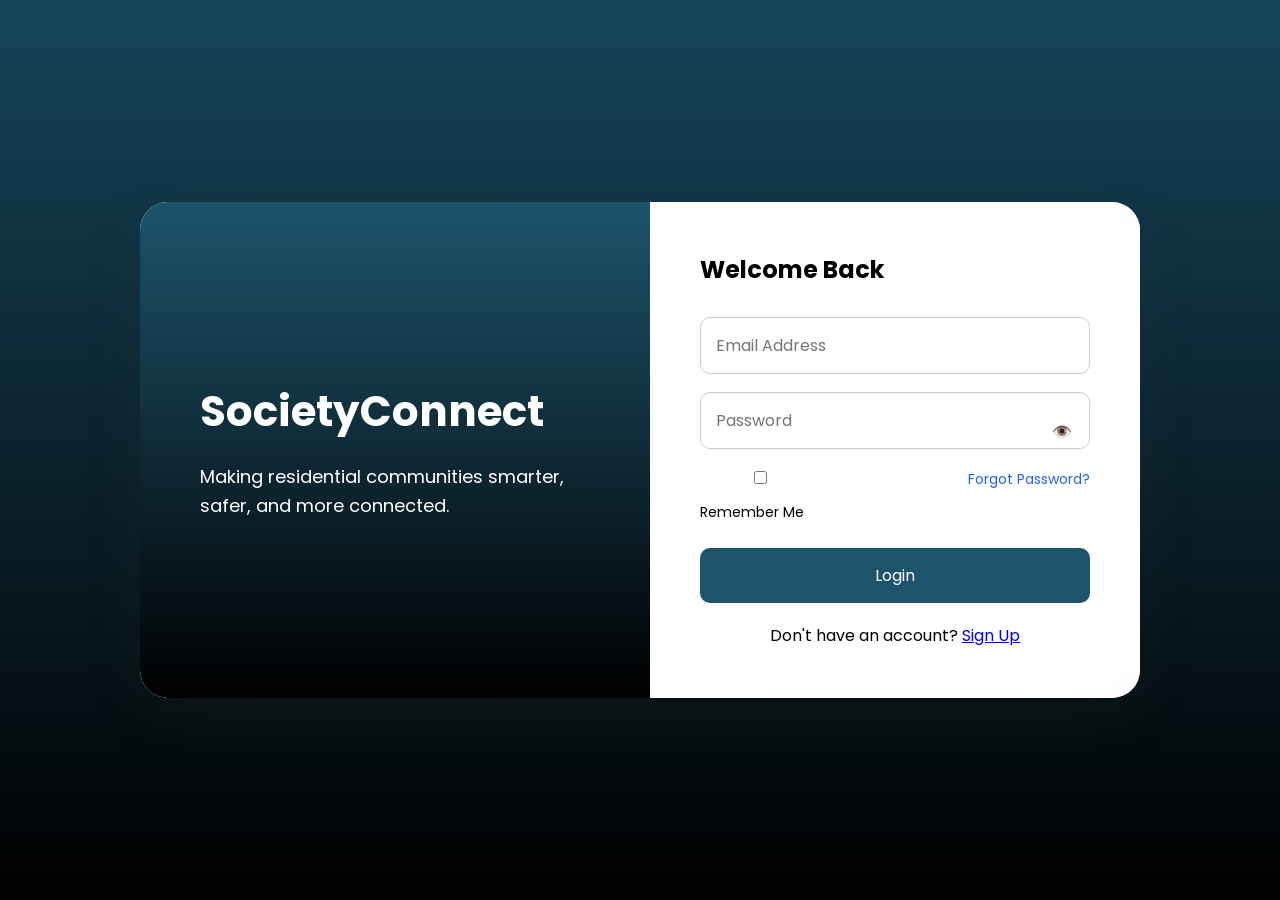
<file: pages/login.html>
<!DOCTYPE html>
<html lang="en">
<head>
    <meta charset="UTF-8">
    <meta name="viewport" content="width=device-width, initial-scale=1.0">
    <title>Login | SocietyConnect</title>
    <link rel="stylesheet" href="../assets/css/login.css">
    <link rel="preconnect" href="https://fonts.googleapis.com">

<link rel="preconnect" href="https://fonts.gstatic.com" crossorigin>

<link href="https://fonts.googleapis.com/css2?family=Poppins:wght@300;400;500;600;700&display=swap" rel="stylesheet">
</head>
<body>
    <div class="login-container">

    <div class="left-panel">
        <h1>SocietyConnect</h1>
        <p>Making residential communities smarter, safer, and more connected.</p>
    </div>

    <div class="right-panel">

        <form class="login-form">

            <h2>Welcome Back</h2>

            <input type="email" placeholder="Email Address" required>

            <div class="password-box">
    <input
        type="password"
        id="password"
        placeholder="Password"
        required
    >

    <span id="togglePassword">👁️</span>
</div> 

            <div class="options">
                <label>
                    <input type="checkbox">
                    Remember Me
                </label>

                <a href="#">Forgot Password?</a>
            </div>

            <button type="submit">Login</button>

            <p>
                Don't have an account?
                <a href="signup.html">Sign Up</a>
            </p>

        </form>

    </div>

</div>
<script src="../script.js"></script>
</body>
</html>
</file>
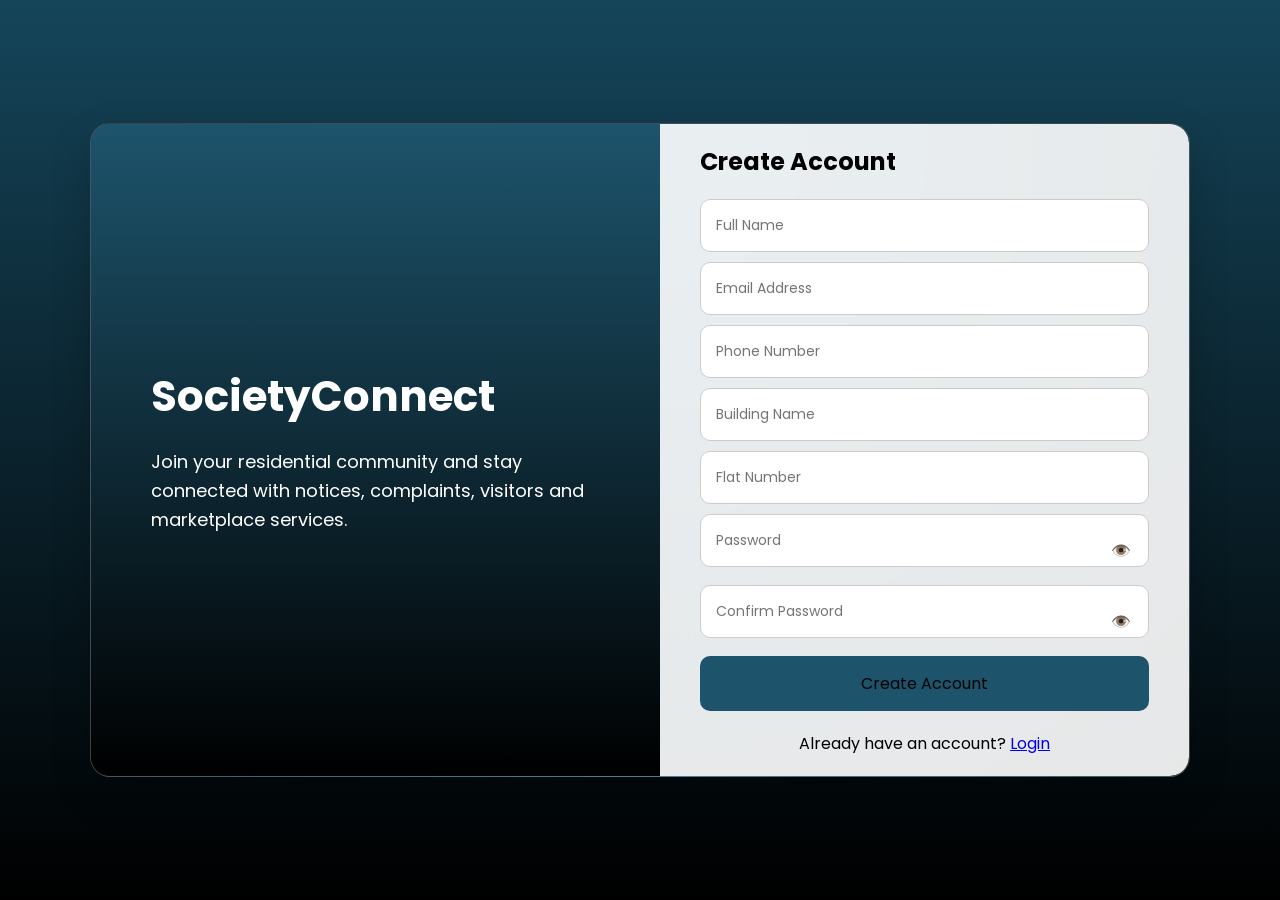
<file: pages/signup.html>
<!DOCTYPE html>
<html lang="en">
<head>
    <meta charset="UTF-8">
    <meta name="viewport" content="width=device-width, initial-scale=1.0">
    <title>Sign Up | SocietyConnect</title>

    <link rel="stylesheet" href="../assets/css/signup.css">
    <link rel="preconnect" href="https://fonts.googleapis.com">

<link rel="preconnect" href="https://fonts.gstatic.com" crossorigin>

<link href="https://fonts.googleapis.com/css2?family=Poppins:wght@300;400;500;600;700&display=swap" rel="stylesheet">
</head>

<body>

<div class="signup-container">

    <div class="left-panel">

        <h1>SocietyConnect</h1>

        <p>
            Join your residential community and stay connected with
            notices, complaints, visitors and marketplace services.
        </p>

    </div>

    <div class="right-panel">

        <form class="signup-form">

            <h2>Create Account</h2>

            <input type="text" placeholder="Full Name" required>

            <input type="email" placeholder="Email Address" required>

            <input type="tel" placeholder="Phone Number" required>

            <input type="text" placeholder="Building Name" required>

            <input type="text" placeholder="Flat Number" required>

            <div class="password-box">

                <input
                    type="password"
                    id="signupPassword"
                    placeholder="Password"
                    required
                >

                <span id="toggleSignupPassword">👁️</span>

            </div>

            <div class="password-box">

                <input
                    type="password"
                    id="confirmPassword"
                    placeholder="Confirm Password"
                    required
                >

                <span id="toggleConfirmPassword">👁️</span>

            </div>

            <button type="submit">Create Account</button>

            <p>
                Already have an account?
                <a href="login.html">Login</a>
            </p>

        </form>

    </div>

</div>

<script src="../script.js"></script>

</body>
</html>
</file>
<file: assets/css/login.css>
* {
    margin: 0;
    padding: 0;
    box-sizing: border-box;
    font-family: 'Poppins', sans-serif;

}

body {
    background: linear-gradient(180deg,
            #15455a,
            black);
    display: flex;
    justify-content: center;
    align-items: center;
    min-height: 100vh;
}

.login-container {
    width: 90%;
    max-width: 1000px;
    display: flex;
    background: white;
    border-radius: 28px;
    box-shadow: 0 20px 60px rgba(74, 63, 57, .12);
    overflow: hidden;

}

.left-panel {
    flex: 1;
    background: linear-gradient(180deg,
            #1D546C,
            black);

    color: white;
    display: flex;
    flex-direction: column;
    justify-content: center;
    padding: 60px;
}

.left-panel h1 {
    font-size: 42px;
    margin-bottom: 20px;
}

.left-panel p {
    font-size: 18px;
    line-height: 1.6;
}

.right-panel {
    flex: 1;
    background: rgba(255, 255, 255, .9);
    backdrop-filter: blur(20px);
    display: flex;
    justify-content: center;
    align-items: center;
    padding: 50px;
}

.login-form {
    width: 100%;
}

.login-form h2 {
    margin-bottom: 30px;
}

.login-form input {
    width: 100%;
    padding: 15px;
    margin-bottom: 18px;
    border: 1px solid #ccc;
    border-radius: 10px;
    font-size: 16px;
}

.options {
    display: flex;
    justify-content: space-between;
    margin-bottom: 25px;
    font-size: 14px;
}

.options a {
    text-decoration: none;
    color: #2563EB;
}

button {
    width: 100%;
    padding: 15px;
    background: #1D546C;
    color: white;
    border: none;
    border-radius: 10px;
    cursor: pointer;
    font-size: 16px;
    transition: .3s;
}

button:hover {
    background: #8F5A51;
}

.login-form p {
    text-align: center;
    margin-top: 20px;
}

@media(max-width:768px) {

    .login-container {
        flex-direction: column;
    }

    .left-panel {
        text-align: center;
    }

}

.password-box {
    position: relative;
}

.password-box input {
    width: 100%;
    margin-bottom: 20px;
}

.password-box span {
    position: absolute;
    right: 18px;
    top: 50%;
    transform: translateY(-50%);
    cursor: pointer;
    user-select: none;
}
</file>
<file: assets/css/signup.css>
* {
    margin: 0;
    padding: 0;
    box-sizing: border-box;
    font-family: 'Poppins', sans-serif;

}

body {
    background: linear-gradient(180deg,
            #15455a,
            black);
    display: flex;
    justify-content: center;
    align-items: center;
    min-height: 100vh;
}

.left-panel {
    flex: 1;
    background: linear-gradient(180deg,
            #1D546C,
            black);

    color: white;
    display: flex;
    flex-direction: column;
    justify-content: center;
    padding: 60px;
}

.left-panel h1 {
    font-size: 42px;
    margin-bottom: 20px;
}

.left-panel p {
    font-size: 18px;
    line-height: 1.6;
}

.right-panel {
    flex: 1;
    background: rgba(255, 255, 255, .9);
    backdrop-filter: blur(20px);
    display: flex;
    justify-content: center;
    align-items: center;
    padding: 20px 40px 20px;
    ;
}

.signup-container {
    width: 90%;
    max-width: 1100px;
    display: flex;
    background:
        radial-gradient(circle at top,
            #245D78,
            #09151A);

    border: 1px solid rgba(255, 255, 255, .2);

    box-shadow: 0 20px 60px rgba(0, 0, 0, .25);


    border-radius: 20px;
    overflow: hidden;
    box-shadow: 0 15px 40px rgba(0, 0, 0, .2);
}

.signup-form {
    width: 100%;
}

.signup-form h2 {
    margin-bottom: 20px;

}

.signup-form input {
    width: 100%;
    padding: 15px;
    margin-bottom: 10px;
    border: 1px solid #ccc;
    border-radius: 10px;
    font-size: 14px;
}

.signup-form p {
    text-align: center;
    margin-top: 20px;
}

.password-box {
    position: relative;
}

.password-box input {
    width: 100%;
    margin-bottom: 0;
}

#signupPassword {
    margin-bottom: 18px;
}

#confirmPassword {
    margin-bottom: 18px;
}

.password-box span {
    position: absolute;
    right: 18px;
    top: 50%;
    transform: translateY(-50%);
    cursor: pointer;
    user-select: none;
}

button {
    width: 100%;
    padding: 15px;
    background: #1D546C;
    border: none;
    border-radius: 10px;
    cursor: pointer;
    font-size: 16px;
    transition: .3s;
}

button:hover {
    transform: translateY(-2px);
    box-shadow: 0 10px 20px rgba(0, 0, 0, .15);
    background: #C68C82;
}

@media(max-width:768px) {

    .signup-container {
        flex-direction: column;
    }

    .left-panel {
        text-align: center;
    }

}
</file>
